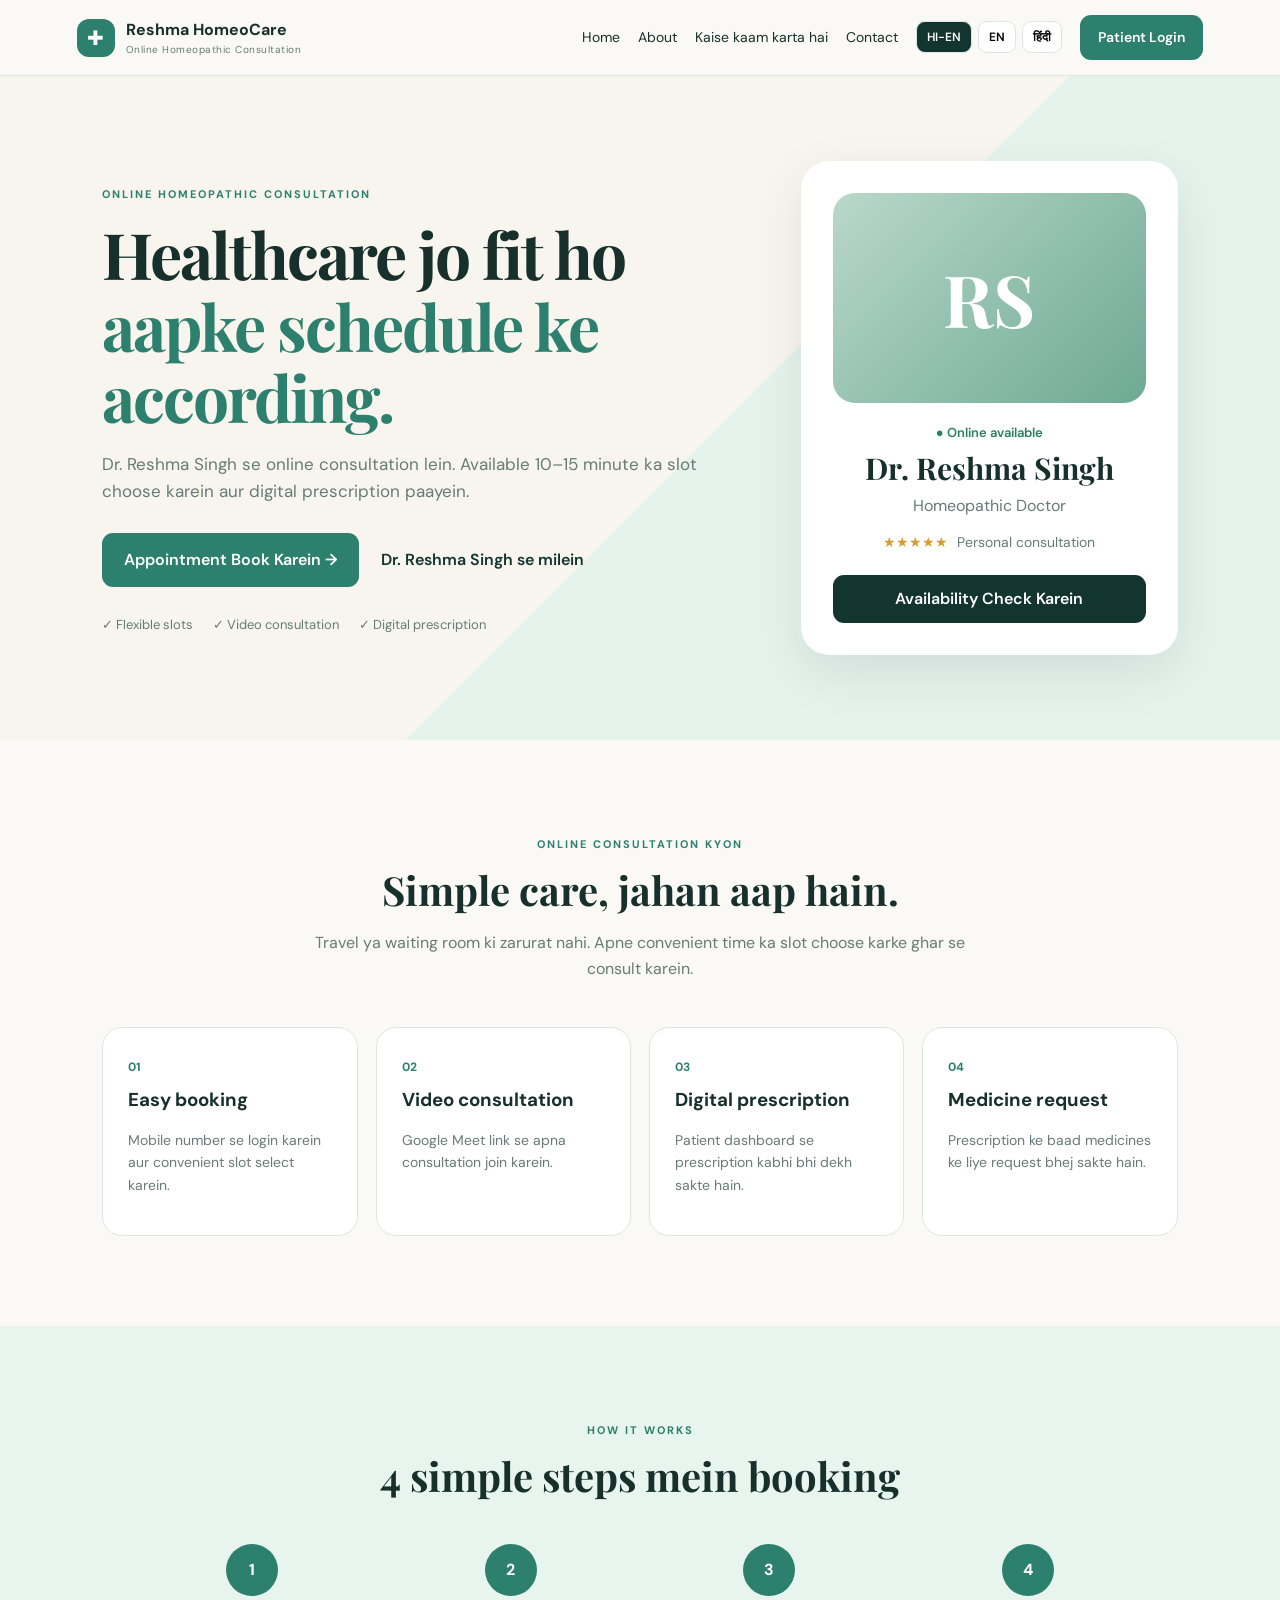
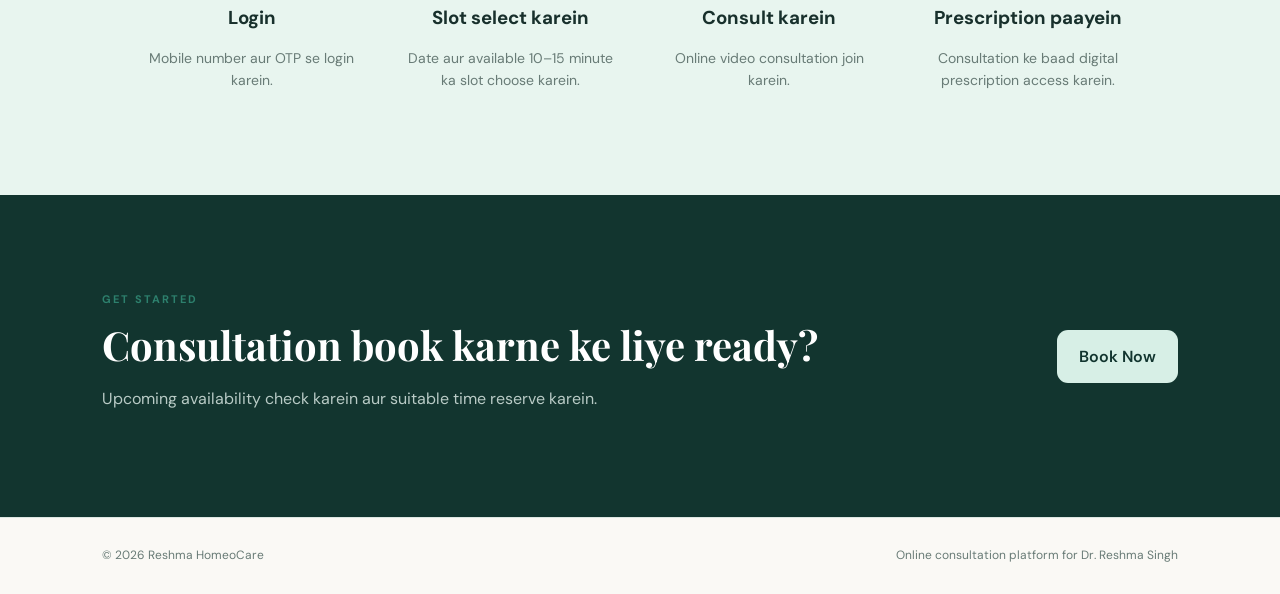
<file: index.html>
<!DOCTYPE html><html lang="en"><head><meta charset="UTF-8"><meta name="viewport" content="width=device-width,initial-scale=1.0"><title>Reshma HomeoCare | Online Consultation</title><link rel="stylesheet" href="css/style.css"></head><body><header class="topbar"><div class="brand"><span class="brand-mark">✚</span><div><strong>Reshma HomeoCare</strong><small>Online Homeopathic Consultation</small></div></div><nav><a href="#home" data-i18n="home">Home</a><a href="#about" data-i18n="about">About</a><a href="#how" data-i18n="how">Kaise kaam karta hai</a><a href="#contact" data-i18n="contact">Contact</a><div class="lang-toggle"><button class="lang-btn active" data-lang="hinglish">HI-EN</button><button class="lang-btn" data-lang="en">EN</button><button class="lang-btn" data-lang="hi">हिंदी</button></div><a class="btn btn-primary" href="pages/login.html" data-i18n="patientLogin">Patient Login</a></nav></header><main><section id="home" class="hero"><div class="hero-copy"><span class="eyebrow" data-i18n="heroEyebrow">ONLINE HOMEOPATHIC CONSULTATION</span><h1 data-i18n="heroTitle">Healthcare jo fit ho<br><span>aapke schedule ke according.</span></h1><p data-i18n="heroText">Dr. Reshma Singh se online consultation lein. Available 10–15 minute ka slot choose karein, online consult karein aur digital prescription paayein.</p><div class="hero-actions"><a class="btn btn-primary btn-lg" href="pages/booking.html" data-i18n="book">Appointment Book Karein →</a><a class="text-link" href="pages/doctor.html" data-i18n="meetDoctor">Dr. Reshma Singh se milein</a></div><div class="trust-row"><span data-i18n="flexible">✓ Flexible slots</span><span data-i18n="video">✓ Video consultation</span><span data-i18n="prescription">✓ Digital prescription</span></div></div><div class="doctor-card"><div class="doctor-photo">RS</div><div class="status-dot" data-i18n="available">● Online available</div><h2>Dr. Reshma Singh</h2><p data-i18n="homeoDoctor">Homeopathic Doctor</p><div class="rating">★★★★★ <span>Personal consultation</span></div><a class="btn btn-dark full" href="pages/booking.html" data-i18n="check">Availability Check Karein</a></div></section><section id="about" class="section"><div class="section-head"><span class="eyebrow" data-i18n="why">ONLINE CONSULTATION KYON</span><h2 data-i18n="simple">Simple care, jahan aap hain.</h2><p data-i18n="whyText">Travel ya waiting room ki zarurat nahi. Apne convenient time ka slot choose karke ghar se consult karein.</p></div><div class="cards four"><div class="info-card"><b>01</b><h3 data-i18n="easy">Easy booking</h3><p data-i18n="easyText">Mobile number se login karein aur convenient slot select karein.</p></div><div class="info-card"><b>02</b><h3 data-i18n="videoTitle">Video consultation</h3><p data-i18n="videoText">Google Meet link se apna consultation join karein.</p></div><div class="info-card"><b>03</b><h3 data-i18n="digital">Digital prescription</h3><p data-i18n="digitalText">Patient dashboard se prescription kabhi bhi dekh sakte hain.</p></div><div class="info-card"><b>04</b><h3 data-i18n="medicine">Medicine request</h3><p data-i18n="medicineText">Prescription ke baad medicines ke liye request bhej sakte hain.</p></div></div></section><section id="how" class="section soft"><div class="section-head"><span class="eyebrow" data-i18n="howEyebrow">HOW IT WORKS</span><h2 data-i18n="four">4 simple steps mein booking</h2></div><div class="steps"><div><i>1</i><h3 data-i18n="login">Login</h3><p data-i18n="loginText">Mobile number aur OTP se login karein.</p></div><div><i>2</i><h3 data-i18n="select">Slot select karein</h3><p data-i18n="selectText">Date aur available 10–15 minute ka slot choose karein.</p></div><div><i>3</i><h3 data-i18n="consult">Consult karein</h3><p data-i18n="consultText">Online video consultation join karein.</p></div><div><i>4</i><h3 data-i18n="getRx">Prescription paayein</h3><p data-i18n="getRxText">Consultation ke baad digital prescription access karein.</p></div></div></section><section id="contact" class="section contact"><div><span class="eyebrow" data-i18n="getStarted">GET STARTED</span><h2 data-i18n="ready">Consultation book karne ke liye ready?</h2><p data-i18n="readyText">Upcoming availability check karein aur suitable time reserve karein.</p></div><a class="btn btn-lg" href="pages/booking.html" data-i18n="bookNow">Book Now</a></section></main><footer><div>© 2026 Reshma HomeoCare</div><div>Online consultation platform for Dr. Reshma Singh</div></footer><script src="js/app.js"></script></body></html>
</file>
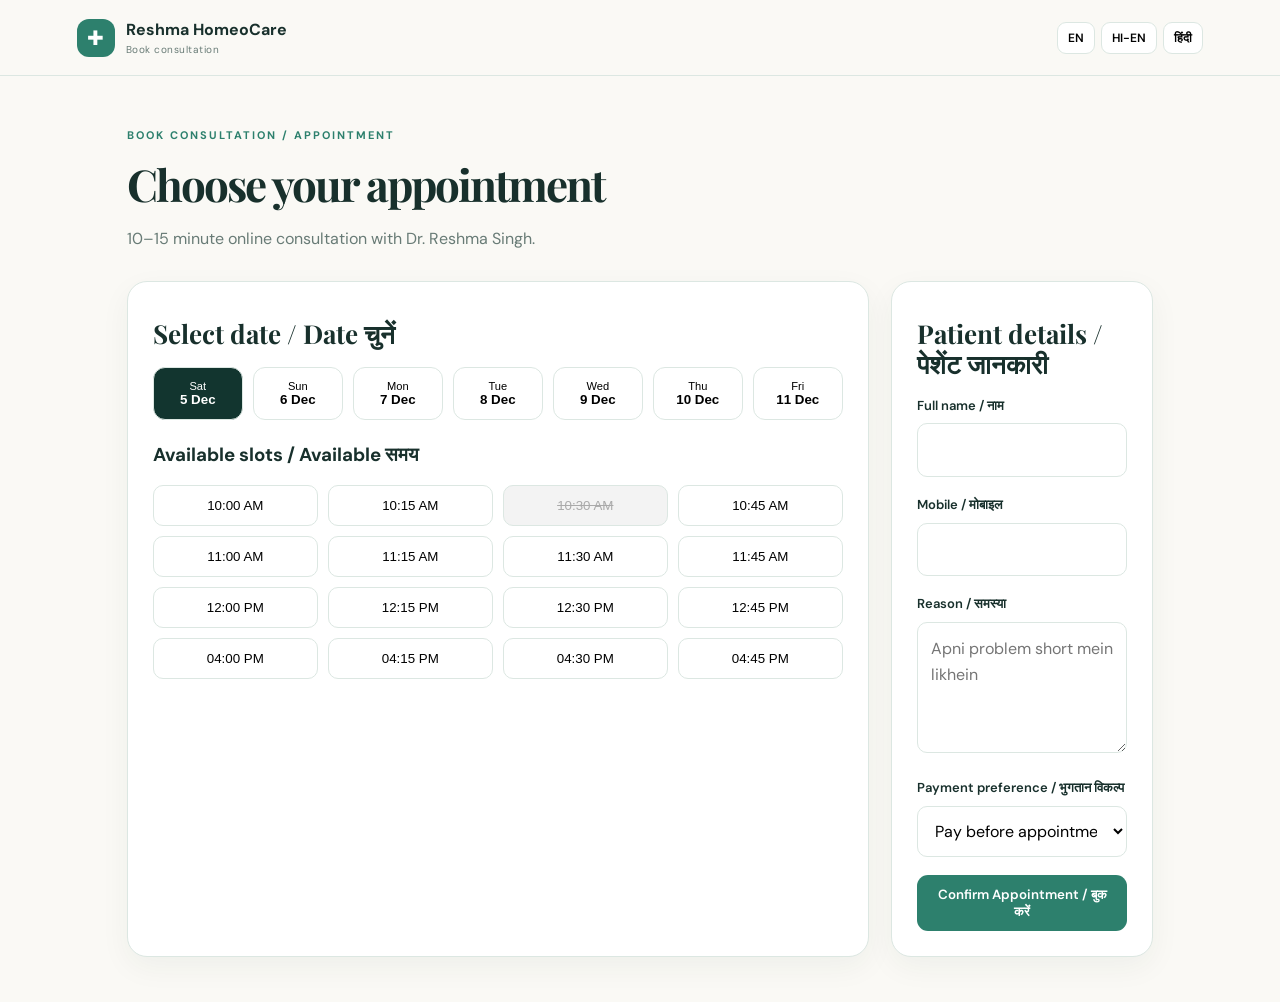
<file: pages/booking.html>
<!doctype html><html lang="en"><head><meta charset="utf-8"><meta name="viewport" content="width=device-width,initial-scale=1"><title>Book Appointment | Reshma HomeoCare</title><link rel="stylesheet" href="../css/style.css"></head><body><header class="topbar"><a class="brand" href="../index.html"><span class="brand-mark">✚</span><div><strong>Reshma HomeoCare</strong><small>Book consultation</small></div></a><div class="lang-toggle"><button class="lang-btn" onclick="setLanguage('en')">EN</button><button class="lang-btn active" onclick="setLanguage('hinglish')">HI-EN</button><button class="lang-btn" onclick="setLanguage('hi')">हिंदी</button></div></header><main class="page"><div class="page-title"><span class="eyebrow">BOOK CONSULTATION / APPOINTMENT</span><h1>Choose your appointment</h1><p style="color:var(--muted)">10–15 minute online consultation with Dr. Reshma Singh.</p></div><div class="grid-2"><section class="panel"><h2 style="font-size:26px">Select date / Date चुनें</h2><div class="date-row" id="dates"></div><h3>Available slots / Available समय</h3><div class="slot-grid" id="slots"></div><div id="selected" class="notice" style="display:none"></div></section><section class="panel"><h2 style="font-size:26px">Patient details / पेशेंट जानकारी</h2><div class="form-group"><label>Full name / नाम</label><input id="name"></div><div class="form-group"><label>Mobile / मोबाइल</label><input id="phone"></div><div class="form-group"><label>Reason / समस्या</label><textarea id="reason" rows="4" placeholder="Apni problem short mein likhein"></textarea></div><div class="form-group"><label>Payment preference / भुगतान विकल्प</label><select id="payment"><option>Pay before appointment — UPI / QR</option><option>Pay after consultation</option></select></div><button class="btn btn-primary full" onclick="book()">Confirm Appointment / बुक करें</button></section></div></main><script src="../js/app.js"></script><script>let selectedDate='',selectedSlot='';const times=['10:00 AM','10:15 AM','10:30 AM','10:45 AM','11:00 AM','11:15 AM','11:30 AM','11:45 AM','12:00 PM','12:15 PM','12:30 PM','12:45 PM','04:00 PM','04:15 PM','04:30 PM','04:45 PM'];function renderDates(){const box=document.getElementById('dates');for(let i=0;i<7;i++){const d=new Date();d.setDate(d.getDate()+i);const b=document.createElement('button');b.className='date-btn'+(i===0?' active':'');b.innerHTML='<small>'+d.toLocaleDateString('en-IN',{weekday:'short'})+'</small><b>'+d.getDate()+' '+d.toLocaleDateString('en-IN',{month:'short'})+'</b>';b.onclick=()=>{document.querySelectorAll('.date-btn').forEach(x=>x.classList.remove('active'));b.classList.add('active');selectedDate=d.toISOString().slice(0,10);renderSlots()};box.appendChild(b);if(i===0)selectedDate=d.toISOString().slice(0,10)}}function renderSlots(){const box=document.getElementById('slots');box.innerHTML='';times.forEach((t,i)=>{const b=document.createElement('button');b.className='slot'+(i===2&&selectedDate===new Date().toISOString().slice(0,10)?' booked':'');b.textContent=t;if(!b.classList.contains('booked'))b.onclick=()=>{document.querySelectorAll('.slot').forEach(x=>x.classList.remove('selected'));b.classList.add('selected');selectedSlot=t;const s=document.getElementById('selected');s.style.display='block';s.textContent='Selected: '+selectedDate+' at '+t};box.appendChild(b)})}function book(){const name=document.getElementById('name').value.trim();if(!name||!selectedSlot)return alert('Name and slot select karein / नाम और स्लॉट चुनें');localStorage.setItem('appointment',JSON.stringify({name,phone:document.getElementById('phone').value,date:selectedDate,time:selectedSlot,reason:document.getElementById('reason').value,payment:document.getElementById('payment').value,status:'Confirmed'}));location.href='confirmation.html'}renderDates();renderSlots();</script></body></html>
</file>
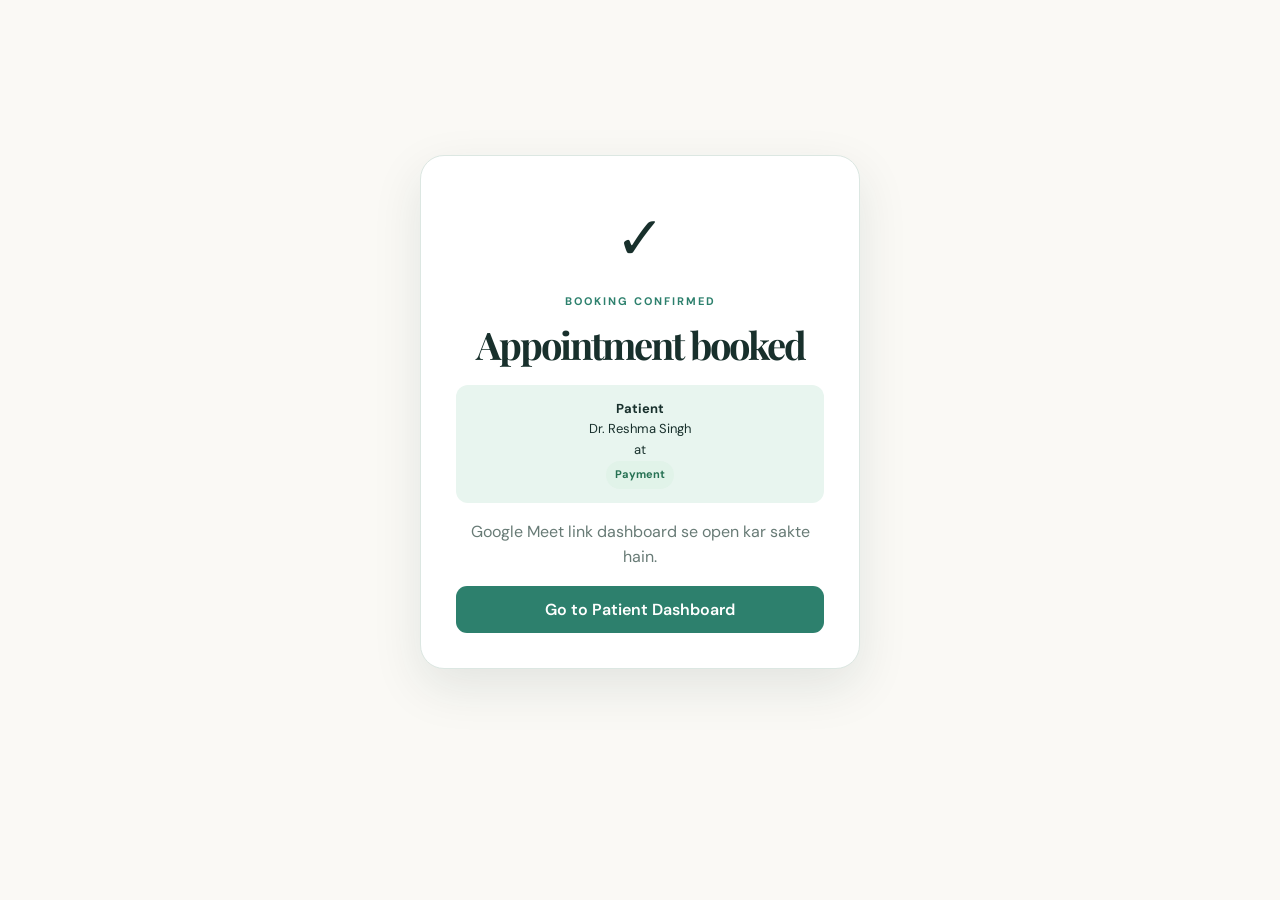
<file: pages/confirmation.html>
<!doctype html><html><head><meta charset="utf-8"><meta name="viewport" content="width=device-width,initial-scale=1"><title>Appointment Confirmed</title><link rel="stylesheet" href="../css/style.css"></head><body><main class="login-wrap"><div class="login-card center"><div style="font-size:60px">✓</div><span class="eyebrow">BOOKING CONFIRMED</span><h1>Appointment booked</h1><div id="d" class="notice"></div><p style="color:var(--muted)">Google Meet link dashboard se open kar sakte hain.</p><a class="btn btn-primary full" href="patient-dashboard.html">Go to Patient Dashboard</a></div></main><script>const a=JSON.parse(localStorage.getItem('appointment')||'{}');document.getElementById('d').innerHTML='<b>'+(a.name||'Patient')+'</b><br>Dr. Reshma Singh<br>'+(a.date||'')+' at '+(a.time||'')+'<br><span class="badge green">'+(a.payment||'Payment')+'</span>';</script></body></html>
</file>
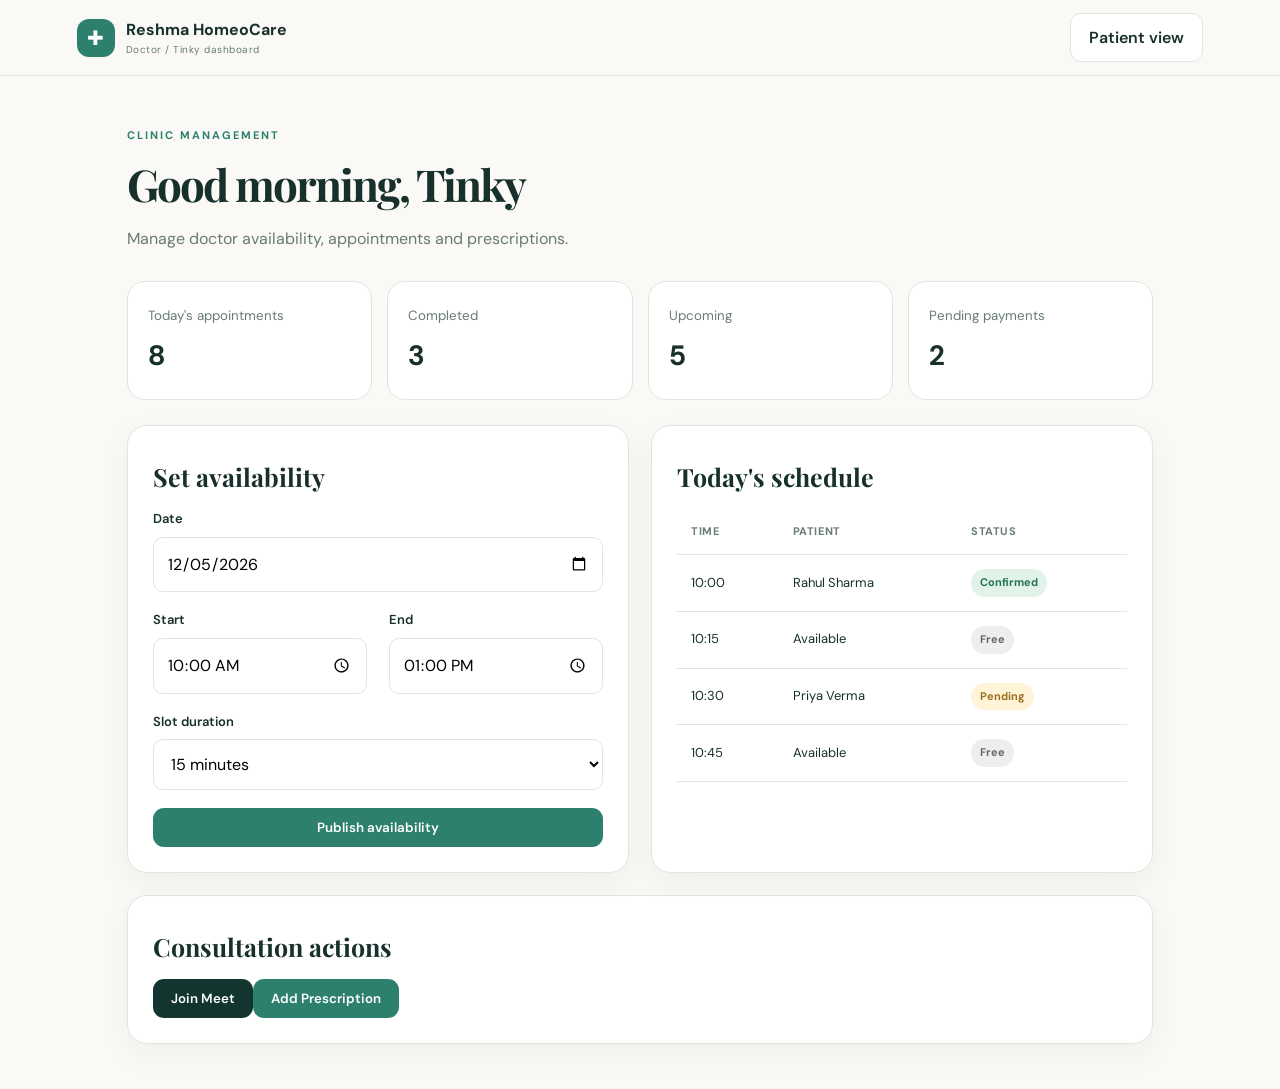
<file: pages/doctor-dashboard.html>
<!doctype html><html><head><meta charset="utf-8"><meta name="viewport" content="width=device-width,initial-scale=1"><title>Doctor Dashboard</title><link rel="stylesheet" href="../css/style.css"></head><body><header class="topbar"><a class="brand" href="../index.html"><span class="brand-mark">✚</span><div><strong>Reshma HomeoCare</strong><small>Doctor / Tinky dashboard</small></div></a><a class="btn btn-outline" href="booking.html">Patient view</a></header><main class="page"><div class="page-title"><span class="eyebrow">CLINIC MANAGEMENT</span><h1>Good morning, Tinky</h1><p style="color:var(--muted)">Manage doctor availability, appointments and prescriptions.</p></div><div class="dashboard-grid"><div class="stat"><small>Today's appointments</small><strong>8</strong></div><div class="stat"><small>Completed</small><strong>3</strong></div><div class="stat"><small>Upcoming</small><strong>5</strong></div><div class="stat"><small>Pending payments</small><strong>2</strong></div></div><div class="grid-2"><section class="panel"><h2 style="font-size:25px">Set availability</h2><div class="form-group"><label>Date</label><input id="date" type="date"></div><div class="grid-2"><div class="form-group"><label>Start</label><input type="time" value="10:00"></div><div class="form-group"><label>End</label><input type="time" value="13:00"></div></div><div class="form-group"><label>Slot duration</label><select><option>15 minutes</option><option>10 minutes</option></select></div><button class="btn btn-primary full" onclick="save()">Publish availability</button><div id="msg" class="notice" style="display:none"></div></section><section class="panel"><h2 style="font-size:25px">Today's schedule</h2><table class="table"><thead><tr><th>Time</th><th>Patient</th><th>Status</th></tr></thead><tbody><tr><td>10:00</td><td>Rahul Sharma</td><td><span class="badge green">Confirmed</span></td></tr><tr><td>10:15</td><td>Available</td><td><span class="badge gray">Free</span></td></tr><tr><td>10:30</td><td>Priya Verma</td><td><span class="badge yellow">Pending</span></td></tr><tr><td>10:45</td><td>Available</td><td><span class="badge gray">Free</span></td></tr></tbody></table></section></div><section class="panel" style="margin-top:22px"><h2 style="font-size:25px">Consultation actions</h2><button class="btn btn-dark" onclick="window.open('https://meet.google.com/','_blank')">Join Meet</button><button class="btn btn-primary" onclick="alert('Prescription editor demo')">Add Prescription</button></section></main><script>document.getElementById('date').value=new Date().toISOString().slice(0,10);function save(){const m=document.getElementById('msg');m.style.display='block';m.textContent='✓ Availability published. Patients can book the generated slots.'}</script></body></html>
</file>
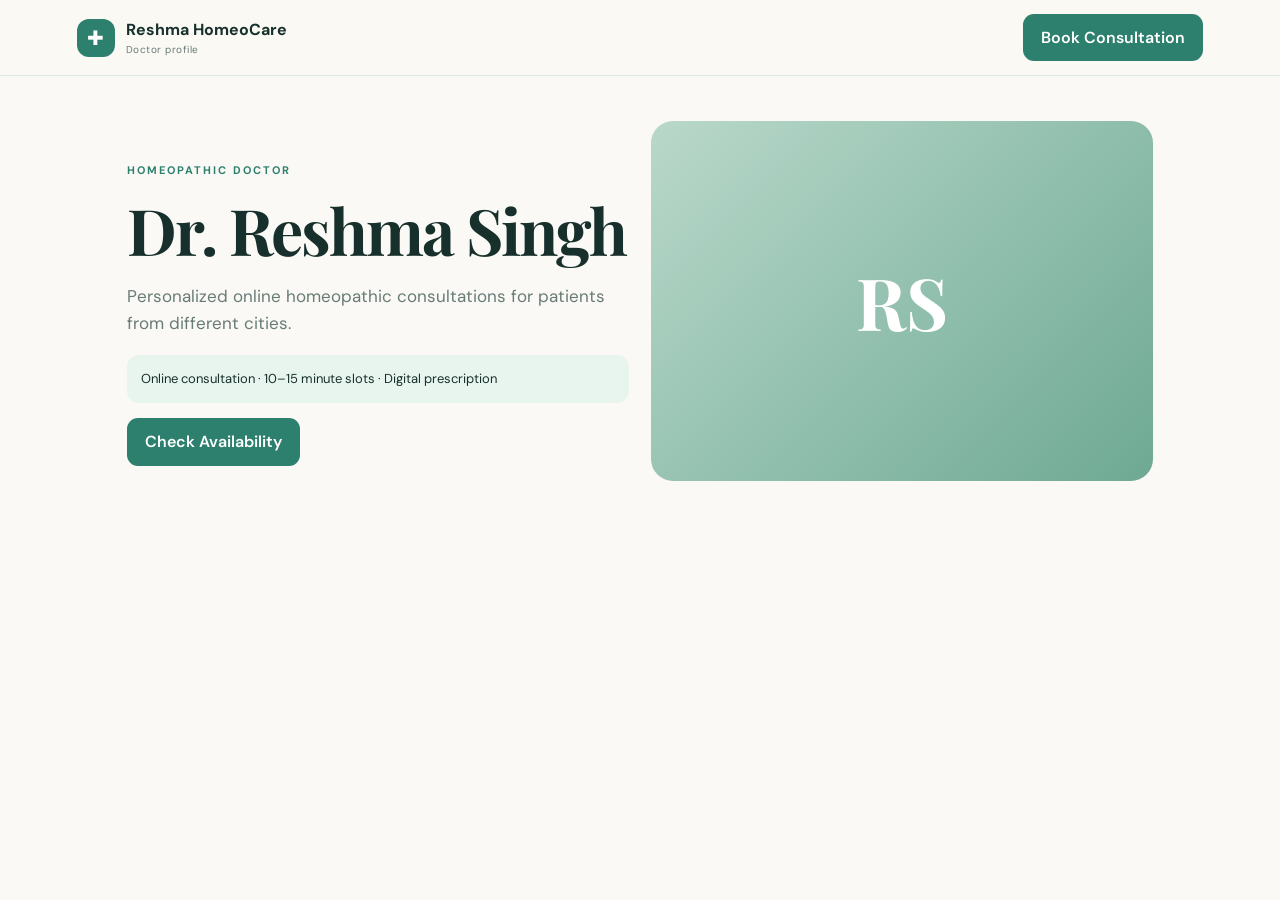
<file: pages/doctor.html>
<!doctype html><html><head><meta charset="utf-8"><meta name="viewport" content="width=device-width,initial-scale=1"><title>Dr. Reshma Singh</title><link rel="stylesheet" href="../css/style.css"></head><body><header class="topbar"><a class="brand" href="../index.html"><span class="brand-mark">✚</span><div><strong>Reshma HomeoCare</strong><small>Doctor profile</small></div></a><a class="btn btn-primary" href="booking.html">Book Consultation</a></header><main class="page"><div class="grid-2" style="align-items:center"><div><span class="eyebrow">HOMEOPATHIC DOCTOR</span><h1>Dr. Reshma Singh</h1><p style="color:var(--muted);font-size:17px">Personalized online homeopathic consultations for patients from different cities.</p><div class="notice">Online consultation · 10–15 minute slots · Digital prescription</div><a class="btn btn-primary" href="booking.html">Check Availability</a></div><div class="doctor-photo" style="height:360px">RS</div></div></main></body></html>
</file>
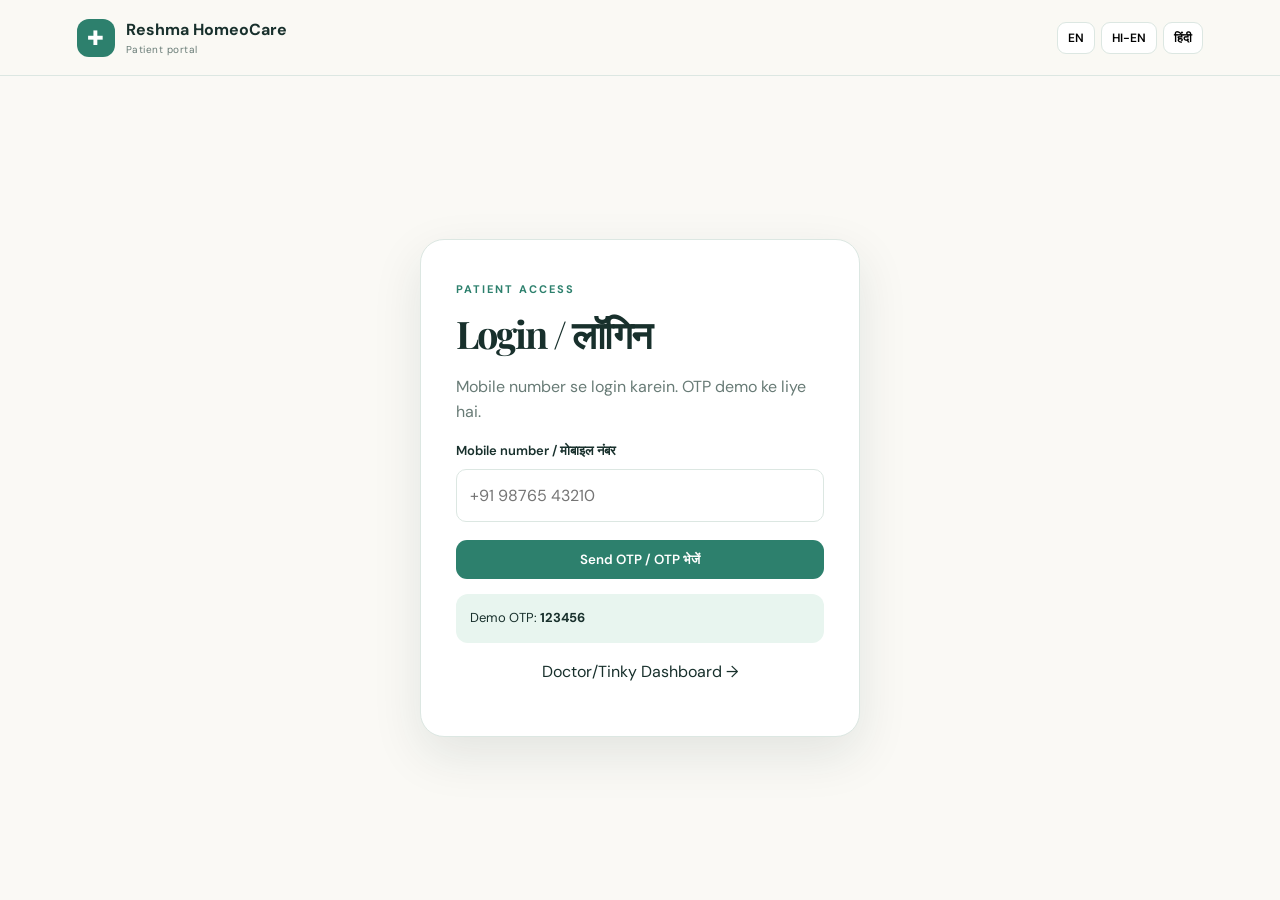
<file: pages/login.html>
<!doctype html><html lang="en"><head><meta charset="utf-8"><meta name="viewport" content="width=device-width,initial-scale=1"><title>Patient Login | Reshma HomeoCare</title><link rel="stylesheet" href="../css/style.css"></head><body><header class="topbar"><a class="brand" href="../index.html"><span class="brand-mark">✚</span><div><strong>Reshma HomeoCare</strong><small>Patient portal</small></div></a><div class="lang-toggle"><button class="lang-btn" onclick="setLanguage('en')">EN</button><button class="lang-btn active" onclick="setLanguage('hinglish')">HI-EN</button><button class="lang-btn" onclick="setLanguage('hi')">हिंदी</button></div></header><main class="login-wrap"><div class="login-card"><span class="eyebrow">PATIENT ACCESS</span><h1>Login / लॉगिन</h1><p style="color:var(--muted)">Mobile number se login karein. OTP demo ke liye hai.</p><div class="form-group"><label>Mobile number / मोबाइल नंबर</label><input id="mobile" type="tel" placeholder="+91 98765 43210"></div><button class="btn btn-primary full" onclick="sendOtp()">Send OTP / OTP भेजें</button><div id="otpBox" style="display:none;margin-top:18px"><div class="form-group"><label>OTP</label><input id="otp" value="123456"></div><button class="btn btn-dark full" onclick="verifyOtp()">Verify & Continue</button></div><div class="notice">Demo OTP: <b>123456</b></div><p class="center"><a href="doctor-dashboard.html">Doctor/Tinky Dashboard →</a></p></div></main><script src="../js/app.js"></script><script>function sendOtp(){if(document.getElementById('mobile').value.replace(/\\D/g,'').length<10)return alert('Please enter a valid mobile number');document.getElementById('otpBox').style.display='block'}function verifyOtp(){if(document.getElementById('otp').value==='123456')location.href='patient-dashboard.html';else alert('Demo OTP is 123456')}</script></body></html>
</file>
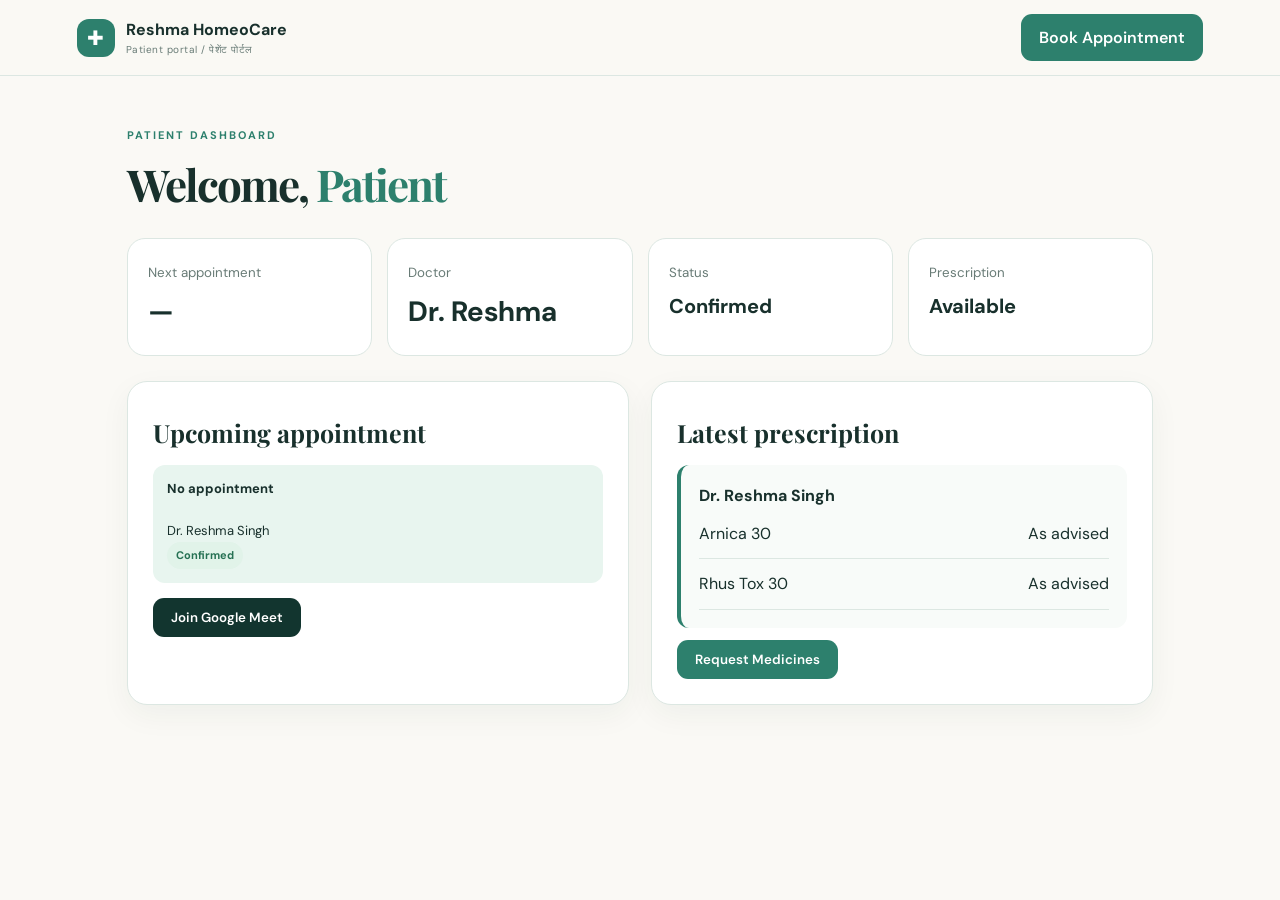
<file: pages/patient-dashboard.html>
<!doctype html><html><head><meta charset="utf-8"><meta name="viewport" content="width=device-width,initial-scale=1"><title>Patient Dashboard</title><link rel="stylesheet" href="../css/style.css"></head><body><header class="topbar"><a class="brand" href="../index.html"><span class="brand-mark">✚</span><div><strong>Reshma HomeoCare</strong><small>Patient portal / पेशेंट पोर्टल</small></div></a><a class="btn btn-primary" href="booking.html">Book Appointment</a></header><main class="page"><div class="page-title"><span class="eyebrow">PATIENT DASHBOARD</span><h1>Welcome, <span id="n">Patient</span></h1></div><div class="dashboard-grid"><div class="stat"><small>Next appointment</small><strong id="t">—</strong></div><div class="stat"><small>Doctor</small><strong>Dr. Reshma</strong></div><div class="stat"><small>Status</small><strong style="font-size:20px">Confirmed</strong></div><div class="stat"><small>Prescription</small><strong style="font-size:20px">Available</strong></div></div><div class="grid-2"><section class="panel"><h2 style="font-size:25px">Upcoming appointment</h2><div id="a" class="notice"></div><button class="btn btn-dark" onclick="window.open('https://meet.google.com/','_blank')">Join Google Meet</button></section><section class="panel"><h2 style="font-size:25px">Latest prescription</h2><div class="rx"><b>Dr. Reshma Singh</b><div class="medicine-row"><span>Arnica 30</span><span>As advised</span></div><div class="medicine-row"><span>Rhus Tox 30</span><span>As advised</span></div></div><button class="btn btn-primary" onclick="alert('Medicine request sent / दवा की रिक्वेस्ट भेज दी गई')">Request Medicines</button></section></div></main><script>const a=JSON.parse(localStorage.getItem('appointment')||'{}');document.getElementById('n').textContent=a.name||'Patient';document.getElementById('t').textContent=a.time||'—';document.getElementById('a').innerHTML='<b>'+(a.date||'No appointment')+'</b><br>'+(a.time||'')+'<br>Dr. Reshma Singh<br><span class="badge green">'+(a.status||'Confirmed')+'</span>';</script></body></html>
</file>
<file: css/style.css>
@import url('https://fonts.googleapis.com/css2?family=DM+Sans:wght@400;500;600;700&family=Playfair+Display:wght@600;700&display=swap');
:root{--navy:#12352f;--green:#2d806d;--mint:#e8f5ef;--cream:#faf9f5;--text:#18302c;--muted:#687b76;--line:#dce7e2;--shadow:0 18px 50px rgba(18,53,47,.10)}*{box-sizing:border-box}html{scroll-behavior:smooth}body{margin:0;font-family:'DM Sans',sans-serif;color:var(--text);background:var(--cream);line-height:1.6}a{text-decoration:none;color:inherit}.topbar{min-height:76px;padding:0 6%;display:flex;align-items:center;justify-content:space-between;background:#faf9f5ee;border-bottom:1px solid var(--line);position:sticky;top:0;z-index:20}.brand{display:flex;gap:11px;align-items:center}.brand-mark{width:38px;height:38px;border-radius:12px;background:var(--green);color:#fff;display:grid;place-items:center;font-size:20px}.brand small{display:block;color:var(--muted);font-size:10px;letter-spacing:.5px}.topbar nav{display:flex;align-items:center;gap:18px;font-size:14px}.btn{display:inline-flex;justify-content:center;align-items:center;border-radius:11px;padding:11px 18px;font-weight:600;border:0;cursor:pointer;font-family:inherit}.btn-primary{background:var(--green);color:#fff}.btn-dark{background:var(--navy);color:#fff}.btn-outline{border:1px solid var(--line);background:#fff}.btn-lg{padding:14px 22px}.full{width:100%}.hero{min-height:650px;padding:85px 8%;display:grid;grid-template-columns:1.25fr .75fr;gap:70px;align-items:center;background:linear-gradient(135deg,#f7f5ee 55%,#e6f3ed 55%)}.eyebrow{font-size:11px;letter-spacing:2px;font-weight:700;color:var(--green)}h1,h2{font-family:'Playfair Display',serif;line-height:1.12;margin:12px 0 18px}h1{font-size:64px;letter-spacing:-2px}h1 span{color:var(--green)}h2{font-size:40px}h3{margin:7px 0 6px}.hero-copy>p{font-size:17px;max-width:650px;color:var(--muted)}.hero-actions{display:flex;gap:22px;align-items:center;margin:28px 0}.text-link{font-weight:600;color:var(--navy)}.trust-row{display:flex;gap:20px;color:var(--muted);font-size:13px}.doctor-card{background:#fff;padding:32px;border-radius:28px;box-shadow:var(--shadow);max-width:380px;margin:auto;width:100%;text-align:center}.doctor-photo{height:210px;border-radius:22px;background:linear-gradient(135deg,#b9d8ca,#6ea994);display:grid;place-items:center;color:#fff;font:700 72px 'Playfair Display';margin-bottom:20px}.status-dot{color:#27805f;font-size:13px;font-weight:600}.doctor-card h2{font-size:30px;margin:8px 0}.doctor-card p{color:var(--muted);margin:0 0 12px}.rating{font-size:14px;color:#d49c31;margin-bottom:22px}.rating span{color:var(--muted);margin-left:5px}.section{padding:90px 8%}.section-head{text-align:center;max-width:700px;margin:0 auto 45px}.section-head p{color:var(--muted)}.cards{display:grid;gap:18px}.four{grid-template-columns:repeat(4,1fr)}.info-card{background:#fff;border:1px solid var(--line);border-radius:20px;padding:25px}.info-card>b{color:var(--green);font-size:12px}.info-card p,.steps p{color:var(--muted);font-size:14px}.soft{background:var(--mint)}.steps{display:grid;grid-template-columns:repeat(4,1fr);gap:35px;text-align:center;max-width:1000px;margin:auto}.steps i{width:52px;height:52px;border-radius:50%;background:var(--green);color:#fff;display:grid;place-items:center;font-style:normal;font-weight:700;margin:auto}.contact{background:var(--navy);color:#fff;display:flex;align-items:center;justify-content:space-between}.contact p{color:#b9cbc6}.contact .btn{background:#d7efe6;color:var(--navy)}footer{padding:28px 8%;display:flex;justify-content:space-between;color:var(--muted);font-size:12px;border-top:1px solid var(--line)}.page{max-width:1180px;margin:auto;padding:45px 6%}.page-title{margin-bottom:30px}.page-title h1{font-size:44px}.panel{background:#fff;border:1px solid var(--line);border-radius:20px;padding:25px;box-shadow:0 10px 30px rgba(18,53,47,.05)}.grid-2{display:grid;grid-template-columns:1fr 1fr;gap:22px}.form-group{margin-bottom:18px}.form-group label{display:block;font-size:13px;font-weight:600;margin-bottom:7px}.form-group input,.form-group select,.form-group textarea{width:100%;padding:13px;border:1px solid var(--line);border-radius:10px;font:inherit;background:#fff}.slot-grid{display:grid;grid-template-columns:repeat(4,1fr);gap:10px;margin:15px 0}.slot{padding:12px;border:1px solid var(--line);border-radius:10px;background:#fff;cursor:pointer;text-align:center}.slot:hover,.slot.selected{background:var(--mint);border-color:var(--green);color:var(--green);font-weight:700}.slot.booked{background:#f3f3f3;color:#aaa;cursor:not-allowed;text-decoration:line-through}.date-row{display:flex;gap:10px;overflow:auto;margin-bottom:20px}.date-btn{min-width:90px;padding:12px;border:1px solid var(--line);background:#fff;border-radius:12px;cursor:pointer;text-align:center}.date-btn.active{background:var(--navy);color:#fff}.date-btn small,.date-btn b{display:block}.badge{display:inline-block;padding:5px 9px;border-radius:20px;font-size:11px;font-weight:700}.badge.green{background:#e1f3e9;color:#267153}.badge.yellow{background:#fff3d8;color:#9a711f}.badge.gray{background:#eee;color:#666}.dashboard-grid{display:grid;grid-template-columns:repeat(4,1fr);gap:15px;margin-bottom:25px}.stat{background:#fff;border:1px solid var(--line);border-radius:18px;padding:20px}.stat small{color:var(--muted)}.stat strong{display:block;font-size:28px;margin-top:6px}.table{width:100%;border-collapse:collapse}.table th,.table td{text-align:left;padding:14px;border-bottom:1px solid var(--line);font-size:13px}.table th{color:var(--muted);font-size:11px;text-transform:uppercase;letter-spacing:.6px}.login-wrap{min-height:calc(100vh - 76px);display:grid;place-items:center;padding:30px}.login-card{width:min(440px,100%);background:#fff;border:1px solid var(--line);padding:35px;border-radius:24px;box-shadow:var(--shadow)}.login-card h1{font-size:38px}.center{text-align:center}.notice{padding:14px;border-radius:12px;background:var(--mint);font-size:13px;margin:15px 0}.rx{border-left:4px solid var(--green);background:#f8fbf9;padding:18px;border-radius:12px;margin:12px 0}.medicine-row{display:flex;justify-content:space-between;gap:15px;padding:12px 0;border-bottom:1px solid var(--line)}.meet{background:#172522;color:#fff;border-radius:20px;padding:45px;text-align:center}.lang-toggle{display:flex;gap:6px;align-items:center}.lang-btn{padding:7px 10px;border:1px solid var(--line);background:#fff;border-radius:9px;cursor:pointer;font:600 12px 'DM Sans',sans-serif}.lang-btn.active{background:var(--navy);color:#fff}@media(max-width:850px){.topbar{padding:15px 5%;gap:12px}.topbar nav>a:not(.btn){display:none}.hero{grid-template-columns:1fr;padding:55px 6%;background:#f7f5ee}.hero h1{font-size:48px}.four,.steps,.dashboard-grid{grid-template-columns:1fr 1fr}.grid-2{grid-template-columns:1fr}.contact{display:block}.contact .btn{margin-top:15px}footer{display:block}.slot-grid{grid-template-columns:repeat(2,1fr)}}@media(max-width:500px){.four,.steps,.dashboard-grid{grid-template-columns:1fr}.hero-actions,.trust-row{flex-direction:column;align-items:flex-start}.section{padding:65px 6%}.topbar nav{gap:8px}}
</file>
